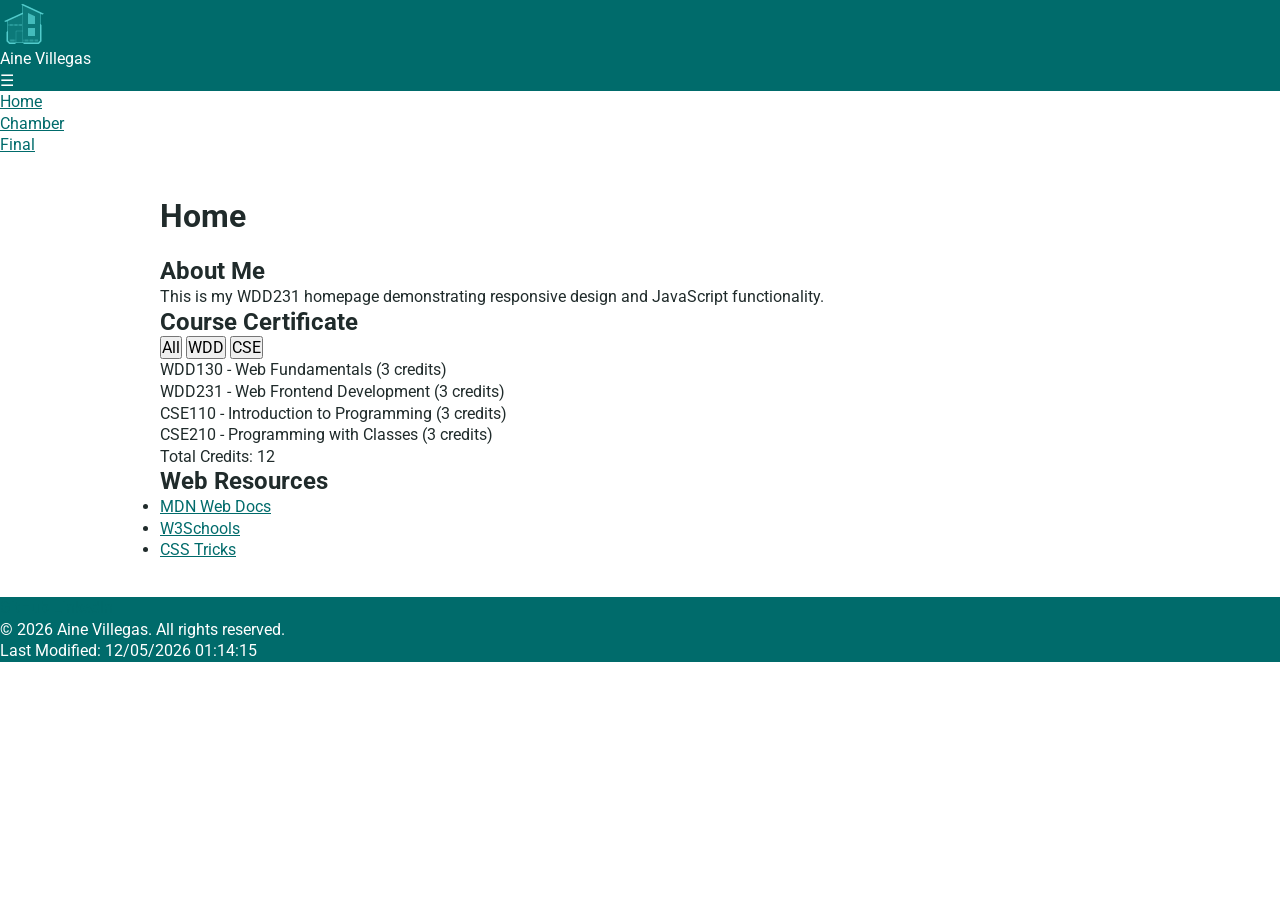
<file: index.html>
<!DOCTYPE html>
<html lang="en">

<head>
    <meta charset="UTF-8">
    <meta name="viewport" content="width=device-width, initial-scale=1.0">
    <meta name="description"
        content="This is the WDD231 home page demonstrating responsive design, JavaScript interaction, and clean web development practices.">
    <meta name="author" content="Lolilaine Curro-Villegas">
    <title>WDD231 Home</title>

    <!-- GOOGLE FONTS -->
    <link rel="preconnect" href="https://fonts.googleapis.com">
    <link rel="preconnect" href="https://fonts.gstatic.com" crossorigin>
    <link href="https://fonts.googleapis.com/css2?family=Roboto&display=swap" rel="stylesheet">

    <!-- CSS -->
    <link rel="stylesheet" href="styles/normalize.css">
    <link rel="stylesheet" href="styles/small.css">
    <link rel="stylesheet" href="styles/larger.css">

    <!-- JS -->
    <script src="scripts/navigation.js" defer></script>
    <script src="scripts/date.js" defer></script>
    <script src="scripts/course.js" defer></script>
</head>

<body>

    <!-- HEADER -->
    <header>
        <div class="header-left">
            <img src="images/home.png" alt="Site Logo">
            <span>Aine Villegas</span>
        </div>

        <div id="menu">&#9776;</div>
    </header>

    <!-- NAV -->
    <nav>
        <ul>
            <li><a href="index.html">Home</a></li>
            <li><a href="chamber/index.html">Chamber</a></li>
            <li><a href="final/index.html">Final</a></li>
        </ul>
    </nav>

    <!-- MAIN -->
    <main>
        <div>
            <h1>Home</h1>

            <section>
                <h2>About Me</h2>
                <p>This is my WDD231 homepage demonstrating responsive design and JavaScript functionality.</p>
            </section>

            <section>
                <h2>Course Certificate</h2>

                <div class="filters">
                    <button id="allBtn">All</button>
                    <button id="wddBtn">WDD</button>
                    <button id="cseBtn">CSE</button>
                </div>

                <div id="courses"></div>
                <p id="totalCredits"></p>
            </section>
        </div>

        <section>
            <h2>Web Resources</h2>
            <ul>
                <li><a href="https://developer.mozilla.org/" target="_blank">MDN Web Docs</a></li>
                <li><a href="https://www.w3schools.com/" target="_blank">W3Schools</a></li>
                <li><a href="https://css-tricks.com/" target="_blank">CSS Tricks</a></li>
            </ul>
        </section>
    </main>

    <!-- FOOTER -->
    <footer>

        <div>
            <a href="https://github.com/yourusername" target="_blank">GitHub</a>
            <a href="https://linkedin.com/in/yourprofile" target="_blank">LinkedIn</a>
        </div>

        <p>
            &copy; <span id="year"></span> Aine Villegas. All rights reserved.
        </p>

        <p id="lastModified"></p>

    </footer>

</body>

</html>
</file>
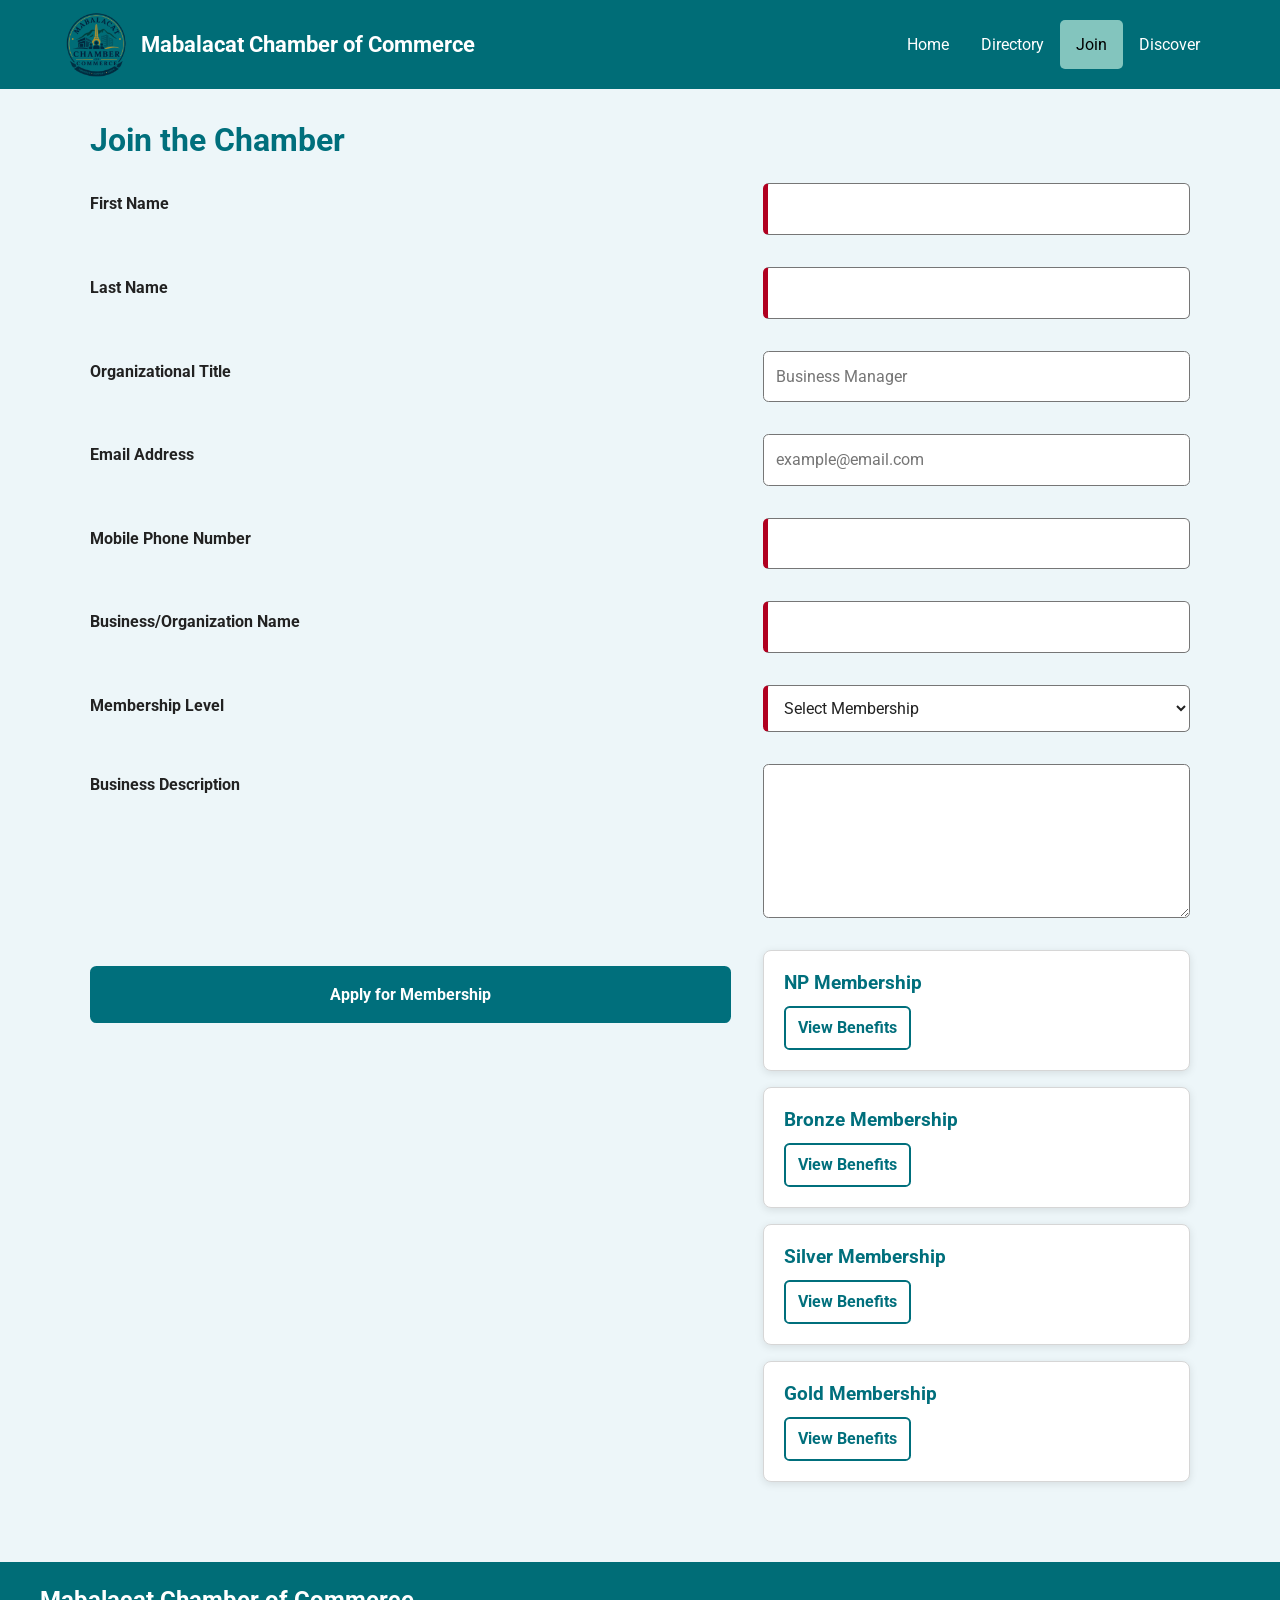
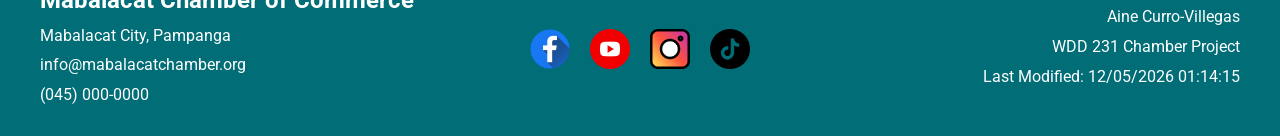
<file: chamber/join.html>
<!DOCTYPE html>
<html lang="en">

<head>
    <meta charset="UTF-8">
    <meta name="viewport" content="width=device-width, initial-scale=1.0">


    <title>Mabalacat Chamber of Commerce Directory | Join</title>


    <meta name="description"
        content="Explore the Mabalacat Chamber of Commerce business directory and connect with trusted local organizations.">
    <meta name="author" content="Lolilaine Curro-Villegas">

    <link rel="icon" type="image/x-icon" href="images/favicon.ico">

    <meta property="og:title" content="Mabalacat Chamber of Commerce Directory | Join">

    <meta property="og:description"
        content="Explore the Mabalacat Chamber of Commerce business directory featuring trusted local businesses, services, and community partners.">
    <meta property="og:image" content="https://ainevillegas.github.io/wdd231/chamber/images/chamber-og.jpg">

    <meta property="og:url" content="https://ainevillegas.github.io/wdd231/chamber/join.html">
       
    <meta property="og:type" content="website">
    <link rel="preconnect" href="https://fonts.googleapis.com">
    <link rel="preconnect" href="https://fonts.gstatic.com" crossorigin>
    <link href="https://fonts.googleapis.com/css2?family=Roboto&display=swap" rel="stylesheet">


    <link rel="stylesheet" href="styles/small.css">
    <link rel="stylesheet" href="styles/large.css">
    <link rel="stylesheet" href="styles/join.css">

    <script src="scripts/navigation.js" defer></script>
    <script src="scripts/directory.js" defer></script>
    <script src="scripts/footer.js" defer></script>
    <script src="scripts/join.js" defer></script>
   
    <form method="get" action="thankyou.html">

</head>

<body>

        <header>
            <div class="header-container">
        
                <a href="index.html" class="logo-title">
                    
        
                    <img src="images/mabalacatlogo.png" alt="Mabalacat Chamber of Commerce logo" class="logo" width="65"
                        height="65">
        
                    <span class="site-title">
                        Mabalacat Chamber of Commerce
                    </span>
        
                </a>
        
                <button id="menuButton" type="button" aria-label="Open navigation menu" aria-expanded="false"
                    aria-controls="navMenu">
                    ☰
                </button>
        
                <nav aria-label="Main navigation">
                    <ul id="navMenu">
        
                        <li>

                            <a href="index.html">
                            Home
                        </a>

                        </li>
        
                        <li>
                            <a href="directory.html">
                                Directory
                            </a>
                        </li>
        
                        <li>
                            <a href="join.html" class="active" aria-current="page">
                                Join
                            </a>
                        </li>
        
                        <li>
                            <a href="discover.html">
                                Discover
                            </a>
                        </li>
        
                    </ul>
                </nav>
        
            </div>
        </header>

    <main class="join-page">

        <h1>Join the Chamber</h1>

        <div class="join-layout">

            <form method="get" action="thankyou.html">

                <label for="fname">First Name</label>
                <input id="fname" type="text" name="fname" title="Enter your first name" autocomplete="given-name"
                    required>

                <label for="lname">Last Name</label>
                <input id="lname" type="text" name="lname" title="Enter your last name" autocomplete="family-name"
                    required>

                <label for="orgtitle">Organizational Title</label>
                <input id="orgtitle" type="text" name="orgtitle" title="Enter your organizational title"
                    autocomplete="organization-title" pattern="[A-Za-z -]{7,}" placeholder="Business Manager">

                <label for="email">Email Address</label>
                <input id="email" type="email" name="email" title="Enter a valid email address" autocomplete="email"
                    placeholder="example@email.com" required>

                <label for="phone">Mobile Phone Number</label>
                <input id="phone" type="tel" name="phone" title="Enter your mobile phone number" autocomplete="tel"
                    required>

                <label for="organization">Business/Organization Name</label>
                <input id="organization" type="text" name="organization" title="Enter your organization name"
                    autocomplete="organization" required>

                <label for="membership">Membership Level</label>
                <select id="membership" name="membership" title="Select a membership level" required>

                    <option value="">Select Membership</option>
                    <option value="np">NP Membership</option>
                    <option value="bronze">Bronze Membership</option>
                    <option value="silver">Silver Membership</option>
                    <option value="gold">Gold Membership</option>

                </select>

                <label for="description">Business Description</label>
                <textarea id="description" name="description" title="Describe your business or organization"
                    rows="5"></textarea>

                <input type="hidden" name="timestamp" id="timestamp">

                <input type="submit" value="Apply for Membership">

            </form>
        
        <section class="membership-cards">
            <div class="membership-card">
                <h2>NP Membership</h2>
                <button type="button" data-modal="npModal">View Benefits</button>
            </div>
        
            <div class="membership-card">
                <h2>Bronze Membership</h2>
                <button type="button" data-modal="bronzeModal">View Benefits</button>
            </div>
        
            <div class="membership-card">
                <h2>Silver Membership</h2>
                <button type="button" data-modal="silverModal">View Benefits</button>
            </div>
        
            <div class="membership-card">
                <h2>Gold Membership</h2>
                <button type="button" data-modal="goldModal">View Benefits</button>
            </div>
        </section>



        </div>

        <!-- MODALS -->

        <dialog id="npModal">
             <h3>NP Membership</h3>
    
             <p>Free membership for nonprofit organizations.</p>
    
            <ul>
                <li>Directory Listing</li>
             <li>Networking Events</li>
                <li>Newsletter Access</li>
             </ul>
    
             <button type="button" class="close-modal" data-modal="npModal">
             Close
         </button>
        </dialog>

        <dialog id="bronzeModal">
            <h3>Bronze Membership</h3>
        
            <ul>
                <li>All NP Benefits</li>
                <li>Business Workshops</li>
                <li>Event Invitations</li>
            </ul>
        
            <button type="button" class="close-modal" data-modal="bronzeModal">
                Close
            </button>
        </dialog>

        <dialog id="silverModal">
            <h3>Silver Membership</h3>
        
            <ul>
                <li>All Bronze Benefits</li>
                <li>Advertising Opportunities</li>
                <li>Discounted Events</li>
            </ul>
        
            <button type="button" class="close-modal" data-modal="silverModal">
                Close
            </button>
        </dialog>

        <dialog id="goldModal">
            <h3>Gold Membership</h3>
        
            <ul>
                <li>All Silver Benefits</li>
                <li>Homepage Spotlight</li>
                <li>Premium Advertising</li>
                <li>Exclusive Events</li>
            </ul>
        
            <button type="button" class="close-modal" data-modal="goldModal">
                Close
            </button>
        </dialog>

    </main>

    <footer>
    
        <div class="footer-content">
    
            <div class="footer-contact">
    
                <h2>Mabalacat Chamber of Commerce</h2>
    
                <p>Mabalacat City, Pampanga</p>
    
                <p>
                    <a href="mailto:info@mabalacatchamber.org">
                        info@mabalacatchamber.org
                    </a>
                </p>
    
                <p>
                    <a href="tel:+63450000000">
                        (045) 000-0000
                    </a>
                </p>
    
            </div>
    
            <nav class="social-links" aria-label="Social media links">

            <a href="https://www.facebook.com/" target="_blank" rel="noopener noreferrer" aria-label="Visit our Facebook page">
                <img src="images/facebook.png" alt="" width="44" height="44">
            </a>

    
                <a href="https://www.youtube.com/" target="_blank" rel="noopener noreferrer"
                    aria-label="Visit our YouTube page">
                        <img src="images/youtube.png" alt="" width="44" height="44">
    
                </a>
    
                <a href="https://www.instagram.com/" target="_blank" rel="noopener noreferrer" 
                    aria-label="Visit our Instagram page">
                        <img src="images/instagram.png" alt="" width="44" height="44">
                </a>
    
                <a href="https://www.tiktok.com/" target="_blank" rel="noopener noreferrer"
                    aria-label="Visit our TikTok page">
                        <img src="images/tiktok.png" alt="" width="44" height="44">
    
                </a>
    
            </nav>
    
            <div class="footer-project">
    
                <p>Aine Curro-Villegas</p>
                <p>WDD 231 Chamber Project</p>
                <p id="lastModified"></p>
    
            </div>
    
        </div>
    
    </footer>
</body>

</html>
</file>
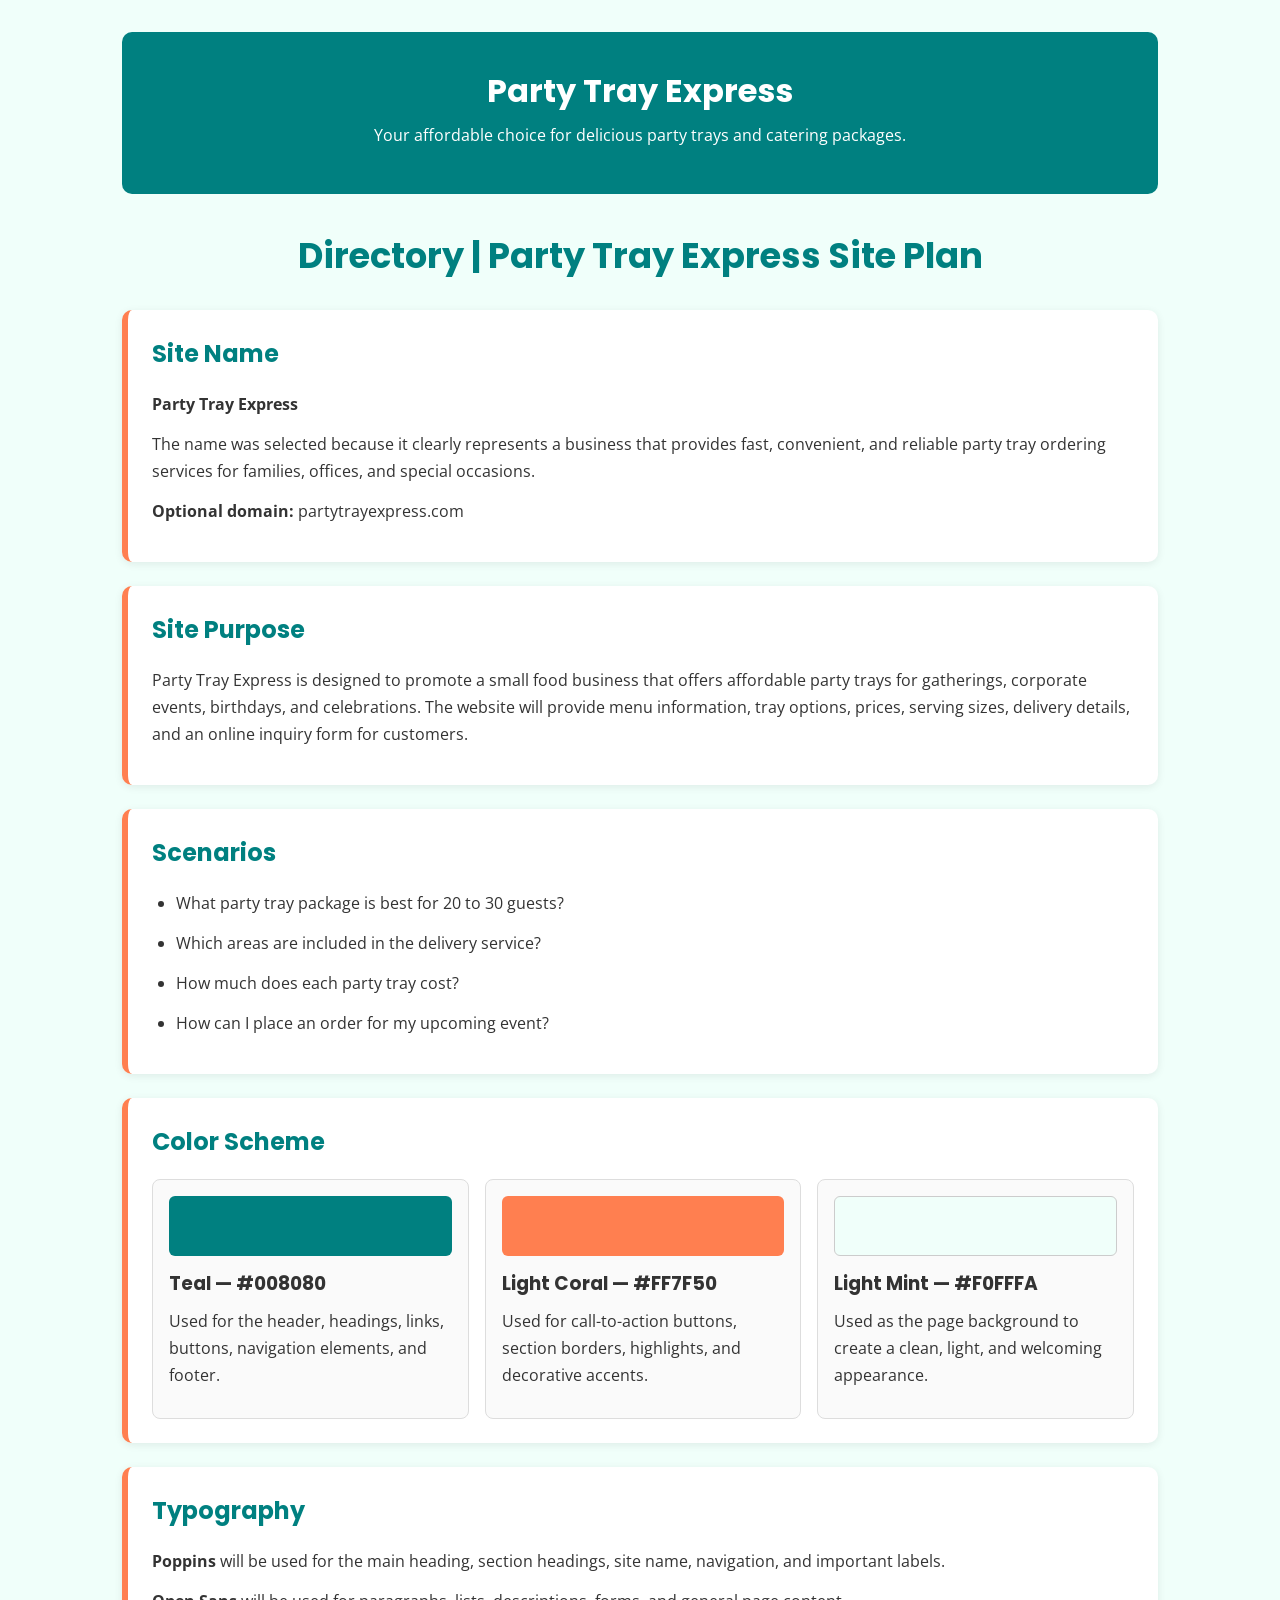
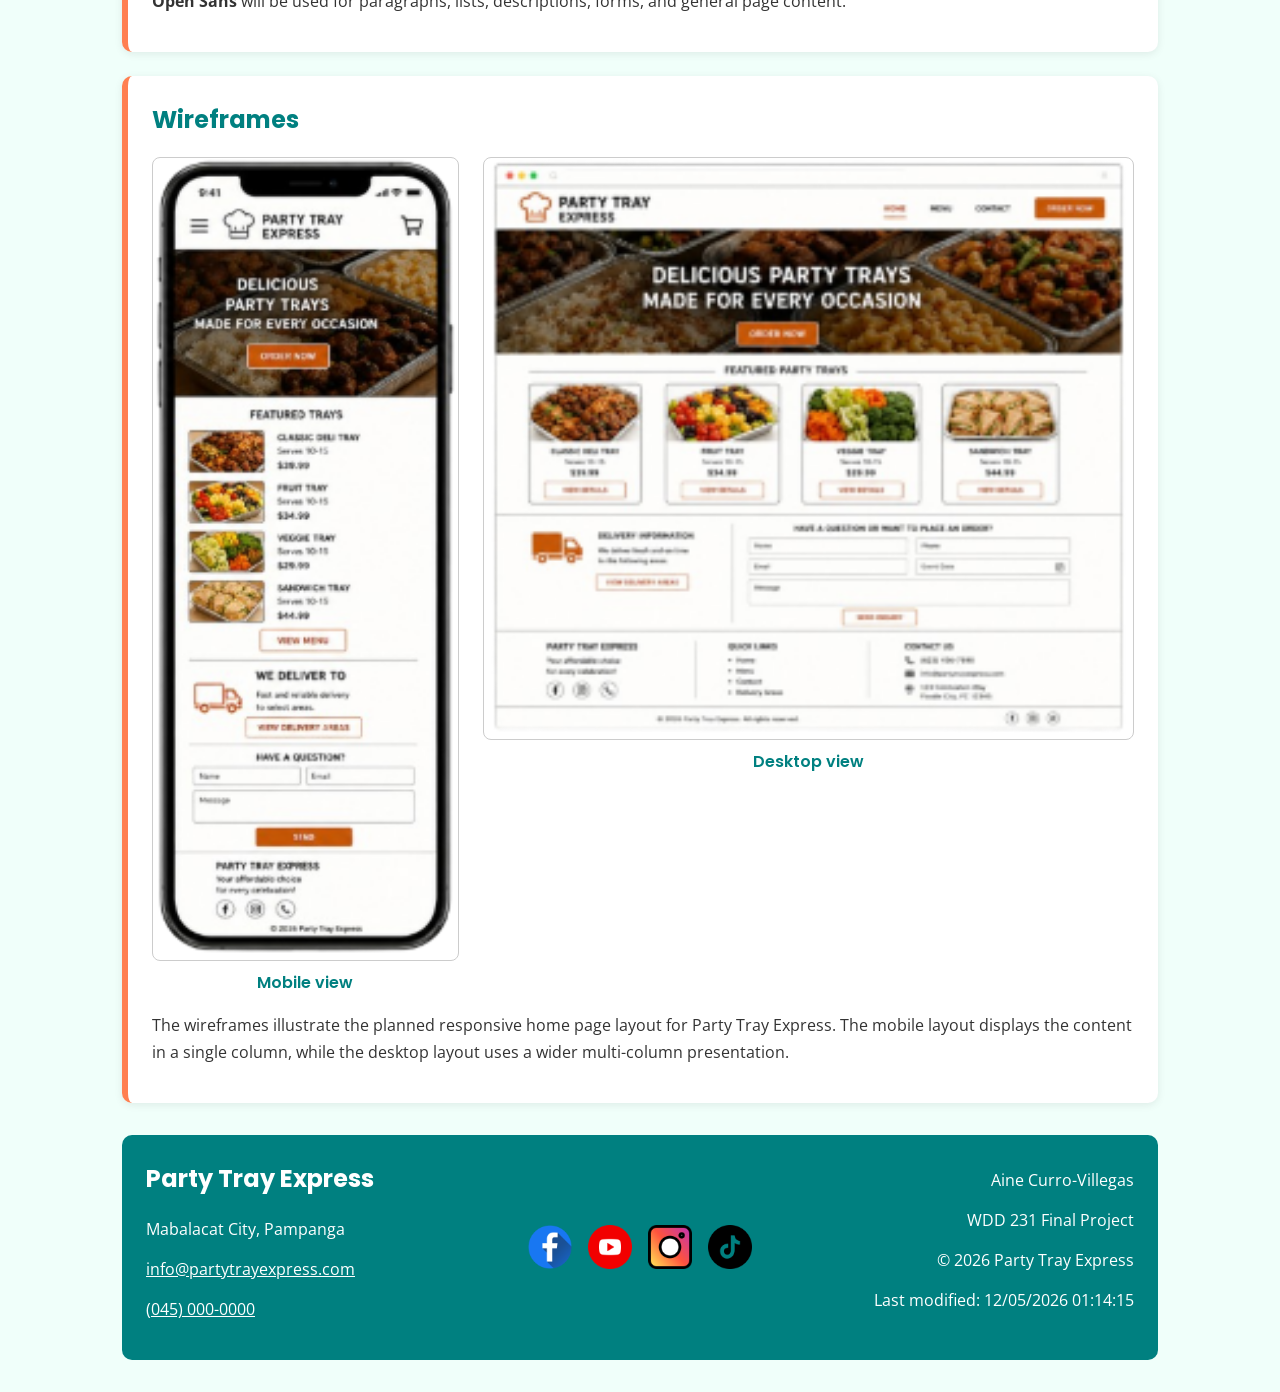
<file: chamber/siteplan.html>
<!DOCTYPE html>
<html lang="en">

<head>
    <meta charset="UTF-8">
    <meta name="viewport" content="width=device-width, initial-scale=1.0">

    <meta name="author" content="Lolilaine Curro-Villegas">
    <meta name="description"
        content="Directory and website planning document for Party Tray Express, including its purpose, audience scenarios, colors, typography, and responsive wireframes.">

    <title>Directory | Party Tray Express Site Plan</title>


    <link rel="icon" type="image/x-icon" href="images/cook.ico">

    <meta property="og:title" content="Directory | Party Tray Express Site Plan">
    <meta property="og:description"
        content="Explore the Party Tray Express site plan, including its purpose, audience scenarios, design system, typography, and responsive wireframes.">
    <meta property="og:image" content="https://ainevillegas.github.io/wdd231/chamber/images/party-tray-preview.png">    
    <meta property="og:url" content="https://ainevillegas.github.io/wdd231/final/siteplan.html">
    <meta property="og:type" content="website">

    <link rel="preconnect" href="https://fonts.googleapis.com">
    <link rel="preconnect" href="https://fonts.gstatic.com" crossorigin>
    <link
        href="https://fonts.googleapis.com/css2?family=Open+Sans:wght@400;600;700&family=Poppins:wght@500;600;700&display=swap"
        rel="stylesheet">

    <link rel="stylesheet" href="styles/siteplan.css">
    <link rel="stylesheet" href="styles/siteplan-large.css">

    <script src="scripts/siteplan.js" defer></script>
</head>

<body>

    <header>
        <p class="site-brand">Party Tray Express</p>
        <p>Your affordable choice for delicious party trays and catering packages.</p>
    </header>

    <main>

        <h1>Directory | Party Tray Express Site Plan</h1>

        <section>
            <h2>Site Name</h2>

            <p><strong>Party Tray Express</strong></p>

            <p>
                The name was selected because it clearly represents a business
                that provides fast, convenient, and reliable party tray ordering
                services for families, offices, and special occasions.
            </p>

            <p>
                <strong>Optional domain:</strong>
                partytrayexpress.com
            </p>
        </section>

        <section>
            <h2>Site Purpose</h2>

            <p>
                Party Tray Express is designed to promote a small food business
                that offers affordable party trays for gatherings, corporate
                events, birthdays, and celebrations. The website will provide
                menu information, tray options, prices, serving sizes,
                delivery details, and an online inquiry form for customers.
            </p>
        </section>

        <section>
            <h2>Scenarios</h2>

            <ul>
                <li>What party tray package is best for 20 to 30 guests?</li>
                <li>Which areas are included in the delivery service?</li>
                <li>How much does each party tray cost?</li>
                <li>How can I place an order for my upcoming event?</li>
            </ul>
        </section>

        <section>
            <h2>Color Scheme</h2>

            <div class="color-container">

                <article class="color-card">
                    <div class="color-box primary-color"></div>

                    <h3>Teal — #008080</h3>

                    <p>
                        Used for the header, headings, links, buttons,
                        navigation elements, and footer.
                    </p>
                </article>

                <article class="color-card">
                    <div class="color-box secondary-color"></div>

                    <h3>Light Coral — #FF7F50</h3>

                    <p>
                        Used for call-to-action buttons, section borders,
                        highlights, and decorative accents.
                    </p>
                </article>

                <article class="color-card">
                    <div class="color-box background-color"></div>

                    <h3>Light Mint — #F0FFFA</h3>

                    <p>
                        Used as the page background to create a clean,
                        light, and welcoming appearance.
                    </p>
                </article>

            </div>
        </section>

        <section>
            <h2>Typography</h2>

            <p>
                <strong>Poppins</strong> will be used for the main heading,
                section headings, site name, navigation, and important labels.
            </p>

            <p>
                <strong>Open Sans</strong> will be used for paragraphs,
                lists, descriptions, forms, and general page content.
            </p>
        </section>

        <section>
            <h2>Wireframes</h2>

            <div class="wireframe-container">

                <figure>
                    <img src="images/mobile.png" alt="Mobile home page wireframe for Party Tray Express" width="400"
                        height="900" loading="lazy">

                    <figcaption>Mobile view</figcaption>
                </figure>

                <figure>
                    <img src="images/desktop.png" alt="Desktop home page wireframe for Party Tray Express" width="900"
                        height="700" loading="lazy">

                    <figcaption>Desktop view</figcaption>
                </figure>

            </div>

            <p>
                The wireframes illustrate the planned responsive home page
                layout for Party Tray Express. The mobile layout displays the
                content in a single column, while the desktop layout uses a
                wider multi-column presentation.
            </p>
        </section>

    </main>

    <footer>

        <div class="footer-content">

            <div class="footer-contact">
                <h2>Party Tray Express</h2>

                <p>Mabalacat City, Pampanga</p>

                <p>
                    <a href="mailto:info@partytrayexpress.com">
                        info@partytrayexpress.com
                    </a>
                </p>

                <p>
                    <a href="tel:+63450000000">
                        (045) 000-0000
                    </a>
                </p>
            </div>

            <nav class="social-links" aria-label="Social media links">

                <a href="https://www.facebook.com/" target="_blank" rel="noopener noreferrer"
                    aria-label="Visit Party Tray Express on Facebook">
                    <img src="images/facebook.png" alt="" width="44" height="44">
                </a>

                <a href="https://www.youtube.com/" target="_blank" rel="noopener noreferrer"
                    aria-label="Visit Party Tray Express on YouTube">
                    <img src="images/youtube.png" alt="" width="44" height="44">
                </a>

                <a href="https://www.instagram.com/" target="_blank" rel="noopener noreferrer"
                    aria-label="Visit Party Tray Express on Instagram">
                    <img src="images/instagram.png" alt="" width="44" height="44">
                </a>

                <a href="https://www.tiktok.com/" target="_blank" rel="noopener noreferrer"
                    aria-label="Visit Party Tray Express on TikTok">
                    <img src="images/tiktok.png" alt="" width="44" height="44">
                </a>

            </nav>

            <div class="footer-project">
                <p>Aine Curro-Villegas</p>
                <p>WDD 231 Final Project</p>
                <p>&copy; <span id="currentYear"></span> Party Tray Express</p>
                <p id="lastModified"></p>
            </div>

        </div>

    </footer>

</body>

</html>
</file>
<file: styles/small.css>
:root {
    --primary-color: #006b6b;
    --primary-dark: #004f4f;
    --secondary-color: #f4c542;
    --secondary-dark: #dcae21;

    --background-color: #ffffff;
    --surface-color: #ffffff;
    --forecast-background: #eefafa;

    --text-color: #202b2b;
    --muted-color: #516262;
    --border-color: #008080;

    --content-width: 960px;
}

* {
    margin: 0;
    padding: 0;
    box-sizing: border-box;
}

html {
    scroll-behavior: smooth;
}

body {
    min-width: 320px;
    background-color: var(--background-color);
    color: var(--text-color);
    font-family: "Roboto", Arial, sans-serif;
    line-height: 1.35;
}

img {
    display: block;
    max-width: 100%;
    height: auto;
}

a {
    color: var(--primary-color);
}

h1,
h2,
h3,
h4 {
    line-height: 1.2;
}

/* HEADER */

header {
    width: 100%;
    background-color: var(--primary-color);
    color: #ffffff;
}

.header-container {
    display: flex;
    flex-wrap: wrap;
    align-items: center;
    justify-content: space-between;
    gap: 0.75rem;

    width: 100%;
    max-width: var(--content-width);
    margin: 0 auto;
    padding: 0.5rem 0.75rem;
}

.site-brand {
    display: flex;
    align-items: center;
    gap: 0.75rem;

    color: #ffffff;
    font-weight: 700;
    text-decoration: none;
}

.site-brand:visited {
    color: #ffffff;
}

.site-brand img {
    width: 58px;
    height: 58px;
    padding: 0.15rem;

    border: 2px solid var(--secondary-color);
    border-radius: 4px;

    background-color: #ffffff;
    object-fit: contain;
}

.site-brand span {
    color: #ffffff;
    font-size: 1rem;
}

/* MOBILE NAVIGATION */

#menuButton {
    padding: 0.4rem 0.6rem;

    border: 1px solid #ffffff;
    border-radius: 4px;

    background-color: transparent;
    color: #ffffff;

    font-size: 1.5rem;
    cursor: pointer;
}

nav {
    width: 100%;
}

#navMenu {
    display: none;
    margin: 0;
    padding: 0;
    list-style: none;
}

#navMenu.open {
    display: block;
}

#navMenu li {
    border-top: 1px solid rgba(255, 255, 255, 0.25);
}

#navMenu a {
    display: block;
    padding: 0.75rem;

    color: #ffffff;
    text-align: center;
    text-decoration: none;
}

#navMenu a:hover,
#navMenu a:focus-visible,
#navMenu a.active {
    background-color: var(--secondary-color);
    color: #111111;
}

/* MAIN */

main {
    width: 100%;
    max-width: var(--content-width);
    margin: 0 auto;
    padding: 1rem;
}

main>h1 {
    margin-bottom: 0.75rem;
    color: var(--primary-color);
    font-size: 1.7rem;
}

/* HERO */

.hero-section {
    position: relative;
    margin-bottom: 7rem;
}

.hero-section picture {
    display: block;
}

.hero-section img {
    width: 100%;
    height: 300px;

    border-radius: 4px;
    object-fit: cover;
}

.hero-callout {
    position: absolute;
    right: 50%;
    bottom: -6rem;

    width: min(88%, 350px);
    padding: 1.25rem;

    transform: translateX(50%);

    border: 1px solid var(--border-color);
    border-radius: 4px;

    background-color: #ffffff;
    text-align: center;

    box-shadow: 0 4px 12px rgba(0, 0, 0, 0.18);
}

.hero-callout h2 {
    margin-bottom: 0.6rem;
    color: var(--primary-color);
    font-size: 1.1rem;
}

.hero-callout p {
    margin-bottom: 0.9rem;
    font-size: 0.9rem;
}

.cta-button {
    display: inline-block;
    padding: 0.65rem 1.2rem;

    border-radius: 3px;

    background-color: var(--secondary-color);
    color: #111111;

    font-weight: 700;
    text-decoration: none;
}

.cta-button:hover,
.cta-button:focus-visible {
    background-color: var(--secondary-dark);
    color: #111111;
}

/* INFORMATION GRID */

.information-grid {
    display: grid;
    grid-template-columns: 1fr;
    gap: 1rem;
}

.content-card {
    padding: 1rem;

    border: 1px solid var(--border-color);
    border-radius: 4px;

    background-color: var(--surface-color);
}

.content-card>h2 {
    margin-bottom: 1rem;
    color: var(--primary-color);
    font-size: 1.2rem;
}

/* EVENTS */

.event {
    padding: 0.4rem 0 0.75rem;
}

.event+.event {
    border-top: 1px solid #cfdede;
}

.event h3 {
    margin-bottom: 0.2rem;
    color: var(--primary-color);
    font-size: 0.95rem;
}

.event p {
    margin: 0.1rem 0;
    font-size: 0.8rem;
}

/* CURRENT WEATHER */

.current-weather {
    display: grid;
    grid-template-columns: 1fr auto;
    align-items: center;
    gap: 0.75rem;
    min-height: 100px;
}

.current-weather-details {
    text-align: left;
}

.current-temperature {
    margin-bottom: 0.3rem;
    font-size: 0.95rem;
}

.current-description {
    font-size: 0.82rem;
    font-style: italic;
}

.current-weather img {
    width: 65px;
    height: 65px;
}

.forecast-heading {
    margin: 0.8rem 0;
    color: var(--primary-color);
    font-size: 1rem;
}

/* FORECAST */

.forecast-grid {
    display: grid;
    grid-template-columns: repeat(3, minmax(0, 1fr));
    gap: 0.45rem;
}

.forecast-card {
    min-width: 0;
    padding: 0.65rem 0.25rem;

    border-radius: 3px;
    background-color: var(--forecast-background);
    text-align: center;
}

.forecast-card h4 {
    margin-bottom: 0.35rem;
    color: var(--primary-dark);
    font-size: 0.8rem;
}

.forecast-card img {
    width: 42px;
    height: 42px;
    margin: 0 auto;
}

.forecast-card p {
    margin: 0.2rem 0;
    font-size: 0.7rem;
}

.forecast-temperature {
    font-weight: 700;
}

/* SPOTLIGHTS */

.spotlight-section {
    margin-top: 1.2rem;
}

.spotlight-section>h2 {
    margin-bottom: 0.75rem;
    color: var(--primary-color);
    font-size: 1.2rem;
}

.spotlight-grid {
    display: grid;
    grid-template-columns: 1fr;
    gap: 1rem;
}

.spotlight-card {
    min-width: 0;
    padding: 1rem;

    border: 1px solid var(--border-color);
    border-radius: 4px;

    background-color: #ffffff;
}

.spotlight-card-header {
    display: flex;
    align-items: center;
    gap: 0.75rem;
    margin-bottom: 0.7rem;
}

.spotlight-card img {
    width: 76px;
    height: 76px;
    padding: 0.25rem;

    border: 1px solid var(--border-color);
    object-fit: contain;
}

.membership {
    color: var(--primary-dark);
    font-size: 0.8rem;
    font-style: italic;
}

.spotlight-card h3 {
    margin-bottom: 0.55rem;
    padding-bottom: 0.35rem;

    border-bottom: 1px solid #cfdede;
    color: var(--primary-color);

    font-size: 1rem;
}

.spotlight-card p {
    margin: 0.2rem 0;
    font-size: 0.75rem;
    overflow-wrap: anywhere;
}

.spotlight-card a {
    color: var(--text-color);
    text-decoration: none;
}

/* FOOTER */

footer {
    margin-top: 1rem;
    background-color: var(--primary-color);
    color: #ffffff;
}

.footer-content {
    display: grid;
    grid-template-columns: 1fr;
    gap: 1rem;

    width: 100%;
    max-width: var(--content-width);
    margin: 0 auto;
    padding: 1rem;
}

.footer-content h2 {
    margin-bottom: 0.4rem;
    font-size: 0.9rem;
}

.footer-content p {
    margin: 0.2rem 0;
    font-size: 0.75rem;
}

.footer-contact,
.footer-project {
    text-align: center;
}

/* SOCIAL ICONS */

.social-links {
    display: flex;
    align-items: center;
    justify-content: center;
    gap: 0.65rem;
}

.social-links a {
    display: inline-flex;
    align-items: center;
    justify-content: center;

    width: 40px;
    height: 40px;

    border: 2px solid var(--secondary-color);
    border-radius: 50%;

    background-color: #ffffff;
}

.social-links img {
    width: 28px;
    height: 28px;
    object-fit: contain;
}

:focus-visible {
    outline: 3px solid var(--secondary-color);
    outline-offset: 3px;
}
</file>
<file: styles/larger.css>
@media screen and (min-width: 768px) {

    .header-container {
        flex-wrap: nowrap;
    }

    .site-brand span {
        font-size: 1.15rem;
    }

    #menuButton {
        display: none;
    }

    nav {
        display: block;
        width: auto;
        margin-left: auto;
    }

    #navMenu,
    #navMenu.open {
        display: flex;
        align-items: center;
        gap: 0.35rem;
    }

    #navMenu li {
        border: 0;
    }

    #navMenu a {
        padding: 0.7rem 1rem;
        border-radius: 3px;
    }

    main {
        padding: 1.25rem 0;
    }

    .hero-section img {
        width: 100%;
        height: 310px;
        object-fit: cover;
    }

    .hero-callout {
        width: 350px;
    }

    .information-grid {
        grid-template-columns: 1fr 1fr;
        gap: 1rem;
    }

    .spotlight-grid {
        grid-template-columns: repeat(3, minmax(0, 1fr));
        gap: 1rem;
    }

    .footer-content {
        grid-template-columns: 1fr auto 1fr;
        align-items: center;
    }

    .footer-contact {
        text-align: left;
    }

    .footer-project {
        text-align: right;
    }
}
</file>
<file: chamber/styles/small.css>
/* ---------- ROOT VARIABLES ---------- */

:root {
    --primary-color: #006d77;
    --secondary-color: #83c5be;
    --accent-color: #edf6f9;
    --dark-color: #023047;
    --text-color: #333333;
    --white: #ffffff;
    --border-color: #dce7e9;
    --error-color: #8b0000;
    --shadow-color: rgba(0, 0, 0, 0.08);
    --overlay-color: rgba(0, 75, 82, 0.92);
    --nav-border-color: rgba(255, 255, 255, 0.15);
    --social-hover-color: rgba(255, 255, 255, 0.15);
}

/* ---------- RESET ---------- */

* {
    box-sizing: border-box;
    margin: 0;
    padding: 0;
}

html {
    scroll-behavior: smooth;
}

body {
    min-height: 100vh;
    font-family: "Roboto", Arial, sans-serif;
    background-color: var(--accent-color);
    color: var(--text-color);
    line-height: 1.6;
}

/* ---------- GENERAL ELEMENTS ---------- */

img {
    display: block;
    max-width: 100%;
}

h1,
h2,
h3,
h4 {
    color: var(--primary-color);
    line-height: 1.2;
}

a {
    color: var(--primary-color);
}

a:hover {
    text-decoration: underline;
}

/* ---------- HEADER ---------- */

header {
    position: relative;
    background-color: var(--primary-color);
    color: var(--white);
}

.header-container {
    position: relative;
    display: flex;
    justify-content: space-between;
    align-items: center;
    max-width: 1200px;
    margin: 0 auto;
    padding: 0.75rem 1rem;
}

.logo-title {
    display: flex;
    align-items: center;
    gap: 0.75rem;
    color: var(--white);
    text-decoration: none;
}

.logo-title:hover {
    text-decoration: none;
}

.logo {
    width: 55px;
    height: 55px;
    object-fit: contain;
    flex-shrink: 0;
}

.site-title {
    max-width: 200px;
    color: var(--white);
    font-size: 1rem;
    font-weight: 700;
    line-height: 1.2;
}

/* ---------- MOBILE NAVIGATION ---------- */

#menuButton {
    display: block;
    padding: 0.25rem;
    border: none;
    background: none;
    color: var(--white);
    font-size: 2rem;
    line-height: 1;
    cursor: pointer;
}

header nav {
    position: absolute;
    top: 100%;
    left: 0;
    z-index: 1000;
    width: 100%;
}

#navMenu {
    display: none;
    width: 100%;
    list-style: none;
    background-color: var(--dark-color);
}

#navMenu.open {
    display: block;
}

#navMenu a {
    display: block;
    padding: 1rem;
    border-top: 1px solid var(--nav-border-color);
    color: var(--white);
    text-align: center;
    text-decoration: none;
    transition: background-color 0.3s, color 0.3s;
}

#navMenu a:hover,
#navMenu a.active {
    background-color: var(--secondary-color);
    color: #000000;
}

/* ---------- KEYBOARD FOCUS ---------- */

#menuButton:focus-visible,
#navMenu a:focus-visible,
.cta-button:focus-visible,
.social-links a:focus-visible {
    outline: 3px solid var(--secondary-color);
    outline-offset: 3px;
}

/* ---------- MAIN ---------- */

main {
    width: 100%;
    max-width: 1200px;
    margin: 0 auto;
    padding: 1rem;
}

/* ---------- HERO ---------- */

.hero {
    position: relative;
    overflow: hidden;
    margin-bottom: 1rem;
    border-radius: 10px;
}

.hero picture,
.hero picture img {
    width: 100%;
}

.hero picture img {
    height: 350px;
    object-fit: cover;
}

.hero-content {
    position: absolute;
    right: 1rem;
    bottom: 1rem;
    left: 1rem;
    max-width: 550px;
    padding: 1rem;
    border-radius: 8px;
    background-color: var(--overlay-color);
    color: var(--white);
}

.hero-content h1 {
    margin-bottom: 0.5rem;
    color: var(--white);
    font-size: 1.4rem;
}

.hero-content p {
    margin-bottom: 1rem;
}

/* ---------- CALL-TO-ACTION BUTTON ---------- */

.cta-button {
    display: inline-block;
    padding: 0.7rem 1rem;
    border: 2px solid var(--white);
    border-radius: 6px;
    background-color: var(--white);
    color: var(--primary-color);
    font-weight: 700;
    text-decoration: none;
    transition: background-color 0.3s, color 0.3s;
}

.cta-button:hover {
    background-color: var(--secondary-color);
    color: #000000;
    text-decoration: none;
}

/* ---------- CARDS ---------- */

.card {
    margin-bottom: 1rem;
    padding: 1rem;
    border: 1px solid var(--border-color);
    border-radius: 10px;
    background-color: var(--white);
    box-shadow: 0 2px 6px var(--shadow-color);
}

.card h2 {
    margin-bottom: 0.75rem;
}

.card h3 {
    margin-top: 1rem;
    margin-bottom: 0.5rem;
}

.card p {
    margin-bottom: 0.5rem;
}

.card hr {
    margin: 1rem 0;
    border: none;
    border-top: 1px solid var(--border-color);
}

/* ---------- HOME GRID ---------- */

.home-grid {
    display: grid;
    grid-template-columns: 1fr;
    gap: 1rem;
}

.home-grid>.card {
    margin-bottom: 0;
}

/* ---------- EVENTS ---------- */

.event {
    margin-bottom: 1rem;
}

.event:last-child {
    margin-bottom: 0;
}

.event h3 {
    margin-top: 0;
    margin-bottom: 0.4rem;
    color: var(--primary-color);
    font-size: 1.1rem;
}

.event p {
    margin-bottom: 0.35rem;
}

.event-date {
    color: var(--text-color);
    font-weight: 700;
}

.event-location {
    position: relative;
    padding-left: 1.25rem;
}

.event-location::before {
    position: absolute;
    left: 0;
    color: var(--primary-color);
    font-size: 0.75rem;
    content: "●";
}

/* ---------- CURRENT WEATHER ---------- */

#weather {
    padding-top: 0.5rem;
}

.current-weather {
    display: flex;
    align-items: center;
    gap: 1rem;
    margin-top: 0.5rem;
}

.weather-symbol {
    width: 75px;
    flex-shrink: 0;
    font-size: 3.5rem;
    line-height: 1;
    text-align: center;
}

.weather-details {
    flex: 1;
}

.weather-details p {
    margin-bottom: 0.25rem;
}

.current-temperature {
    color: var(--primary-color);
    font-size: 1.75rem;
    font-weight: 700;
}

.weather-error {
    color: var(--error-color);
}

/* ---------- FORECAST ---------- */

#forecast {
    display: grid;
    grid-template-columns: 1fr;
    gap: 0.75rem;
    margin-top: 1rem;
}

.forecast-card {
    padding: 0.75rem;
    border: 1px solid var(--border-color);
    border-radius: 8px;
    background-color: var(--accent-color);
    text-align: center;
}

.forecast-card h4 {
    margin-bottom: 0.25rem;
    color: var(--primary-color);
}

.forecast-card p {
    margin-bottom: 0.25rem;
}

.forecast-symbol {
    margin: 0.25rem 0;
    font-size: 2.25rem;
    line-height: 1;
}

.forecast-temperature {
    color: var(--primary-color);
    font-size: 1.2rem;
    font-weight: 700;
}

/* ---------- MEMBER SPOTLIGHTS ---------- */

.spotlight-section {
    margin-top: 1rem;
}

.spotlight-grid {
    display: grid;
    grid-template-columns: 1fr;
    gap: 1rem;
}

.spotlight-grid:empty::after {
    display: block;
    padding: 1rem;
    text-align: center;
    content: "Loading member spotlights...";
}

.spotlight-card {
    padding: 1rem;
    border: 1px solid var(--border-color);
    border-radius: 10px;
    background-color: var(--white);
    text-align: center;
}

.spotlight-card img {
    width: 100px;
    height: 100px;
    margin: 0 auto 1rem;
    object-fit: contain;
}

.spotlight-card h3 {
    margin-top: 0;
    margin-bottom: 0.5rem;
}

.spotlight-card a {
    font-weight: 700;
}

.membership-level {
    color: var(--primary-color);
    font-weight: 700;
}

.data-error {
    grid-column: 1 / -1;
    padding: 1rem;
    text-align: center;
}

/* ---------- DIRECTORY ---------- */

.view-controls {
    margin: 1rem 0;
    text-align: center;
}

.view-controls button {
    margin: 0.25rem;
    padding: 0.7rem 1rem;
    border: none;
    border-radius: 6px;
    background-color: var(--primary-color);
    color: var(--white);
    cursor: pointer;
}

.view-controls button:hover {
    background-color: var(--dark-color);
}

.grid-view {
    display: grid;
    grid-template-columns: 1fr;
    gap: 1rem;
}

.grid-view .card {
    text-align: center;
}

.grid-view img {
    max-width: 120px;
    margin: 0 auto 1rem;
}

.list-view {
    display: block;
}

.list-view .card {
    margin-bottom: 0.75rem;
}

/* ---------- FOOTER ---------- */

footer {
    margin-top: 2rem;
    padding: 1.5rem 1rem;
    background-color: var(--primary-color);
    color: var(--white);
}

.footer-content {
    display: grid;
    gap: 1.5rem;
    max-width: 1200px;
    margin: 0 auto;
}

.footer-content h2 {
    margin-bottom: 0.5rem;
    color: var(--white);
}

.footer-content p {
    margin-bottom: 0.25rem;
}

.footer-content a {
    color: var(--white);
    text-decoration: none;
}

.footer-content a:hover {
    text-decoration: underline;
}

/* ---------- SOCIAL MEDIA ---------- */

.social-links {
    position: static;
    display: flex;
    justify-content: flex-start;
    align-items: center;
    width: auto;
    gap: 0.75rem;
}

.social-links a {
    display: inline-flex;
    justify-content: center;
    align-items: center;
    width: 48px;
    height: 48px;
    border-radius: 50%;
    transition: background-color 0.2s, transform 0.2s;
}

.social-links a:hover {
    background-color: var(--social-hover-color);
    text-decoration: none;
    transform: translateY(-2px);
}

.social-links img {
    width: 40px;
    height: 40px;
    object-fit: contain;
}
</file>
<file: chamber/styles/large.css>
/* ==========================================
   TABLET AND DESKTOP VIEW
   ========================================== */

@media screen and (min-width: 768px) {

    /* ---------- HEADER ---------- */

    .header-container {
        min-height: 85px;
        padding: 0.75rem 1.5rem;
    }

    .logo {
        width: 65px;
        height: 65px;
    }

    .site-title {
        max-width: none;
        font-size: 1.2rem;
    }

    /* ---------- DESKTOP NAVIGATION ---------- */

    #menuButton {
        display: none;
    }

    header nav {
        position: static;
        width: auto;
    }

    #navMenu,
    #navMenu.open {
        display: flex;
        align-items: center;
        width: auto;
        background-color: transparent;
    }

    #navMenu li {
        display: block;
    }

    #navMenu a {
        padding: 0.75rem 1rem;
        border: none;
        border-radius: 5px;
        text-align: left;
    }

    /* ---------- MAIN ---------- */

    main {
        padding: 1.5rem;
    }

    /* ---------- HERO ---------- */

    .hero picture img {
        height: 450px;
    }

    .hero-content {
        right: auto;
        bottom: 2rem;
        left: 2rem;
        padding: 1.5rem;
    }

    .hero-content h1 {
        font-size: 2rem;
    }

    /* ---------- EVENTS AND WEATHER ---------- */

    .home-grid {
        grid-template-columns: 2fr 1fr;
        align-items: stretch;
    }

    .home-grid>.card {
        height: 100%;
    }

    /* ---------- FORECAST ---------- */

    #forecast {
        grid-template-columns: 1fr;
    }

    /* ---------- MEMBER SPOTLIGHTS ---------- */

    .spotlight-grid {
        grid-template-columns: repeat(2, 1fr);
    }

    /* ---------- DIRECTORY ---------- */

    .grid-view {
        grid-template-columns: repeat(2, 1fr);
    }

    /* ---------- FOOTER ---------- */

    .footer-content {
        grid-template-columns: 1fr auto 1fr;
        align-items: center;
    }

    .social-links {
        justify-content: center;
    }

    .footer-project {
        text-align: right;
    }
}

/* ==========================================
   LARGE DESKTOP VIEW
   ========================================== */

@media screen and (min-width: 1024px) {

    .site-title {
        font-size: 1.35rem;
    }

    .hero picture img {
        height: 500px;
    }

    .hero-content {
        max-width: 550px;
    }

    .hero-content h1 {
        font-size: 2.25rem;
    }

    .spotlight-grid {
        grid-template-columns: repeat(3, 1fr);
    }

    .grid-view {
        grid-template-columns: repeat(3, 1fr);
    }

    #forecast {
        grid-template-columns: repeat(3, 1fr);
    }

    .forecast-card {
        padding: 0.5rem;
    }
}


@media (min-width: 1025px) {

    #discover-grid {
        display: grid;
        gap: 1rem;

        grid-template-columns: repeat(4, 1fr);

        grid-template-areas:
            "card1 card1 card2 card3"
            "card4 card5 card5 card6"
            "card7 card8 card8 card8";
    }
}
</file>
<file: chamber/styles/join.css>
/* =========================
   JOIN PAGE
========================= */

.join-page {
    width: min(1100px, 92%);
    margin: 0 auto;
    padding: 2rem 0 3rem;
}

.join-page h1 {
    margin-bottom: 1.5rem;
    color: #006f7c;
    text-align: center;
}

.join-layout {
    display: grid;
    grid-template-columns: 1fr;
    gap: 2rem;
}


/* =========================
   APPLICATION FORM
========================= */

.join-layout form {
    display: grid;
    gap: 0.5rem;
    padding: 1.25rem;
    background-color: #ffffff;
    border: 1px solid #d6d6d6;
    border-radius: 0.5rem;
    box-shadow: 0 2px 8px rgb(0 0 0 / 10%);
}

.join-layout label {
    margin-top: 0.5rem;
    color: #222222;
    font-weight: 700;
}

.join-layout input,
.join-layout select,
.join-layout textarea {
    width: 100%;
    padding: 0.75rem;
    border: 1px solid #767676;
    border-radius: 0.35rem;
    background-color: #ffffff;
    color: #222222;
    font: inherit;
}

.join-layout textarea {
    min-height: 120px;
    resize: vertical;
}

.join-layout input:focus,
.join-layout select:focus,
.join-layout textarea:focus {
    outline: 3px solid #006f7c;
    outline-offset: 2px;
}

.join-layout input:required:valid,
.join-layout select:required:valid {
    border-left: 5px solid #2e7d32;
}

.join-layout input:required:invalid:not(:placeholder-shown),
.join-layout select:required:invalid {
    border-left: 5px solid #b00020;
}

.join-layout input[type="submit"] {
    margin-top: 1rem;
    padding: 0.85rem 1rem;
    border: 2px solid #006f7c;
    border-radius: 0.4rem;
    background-color: #006f7c;
    color: #ffffff;
    font-weight: 700;
    cursor: pointer;
}

.join-layout input[type="submit"]:hover {
    background-color: #004f59;
    border-color: #004f59;
}

.join-layout input[type="submit"]:focus-visible {
    outline: 3px solid #000000;
    outline-offset: 3px;
}


/* =========================
   MEMBERSHIP CARDS
========================= */

.membership-cards {
    display: grid;
    grid-template-columns: 1fr;
    gap: 1rem;
    align-content: start;
}

.membership-card {
    padding: 1.25rem;
    border: 1px solid #d6d6d6;
    border-radius: 0.5rem;
    background-color: #ffffff;
    box-shadow: 0 2px 8px rgb(0 0 0 / 10%);
    opacity: 0;
    transform: translateY(20px);
    animation: card-entry 0.6s ease forwards;
}

.membership-card:nth-child(1) {
    animation-delay: 0s;
}

.membership-card:nth-child(2) {
    animation-delay: 0.15s;
}

.membership-card:nth-child(3) {
    animation-delay: 0.3s;
}

.membership-card:nth-child(4) {
    animation-delay: 0.45s;
}

.membership-card h2 {
    margin: 0 0 0.75rem;
    color: #006f7c;
    font-size: 1.2rem;
}

.membership-card button {
    padding: 0.45rem 0.75rem;
    border: 2px solid #006f7c;
    border-radius: 0.35rem;
    background-color: #ffffff;
    color: #006f7c;
    font: inherit;
    font-weight: 700;
    cursor: pointer;
}

.membership-card button:hover {
    background-color: #006f7c;
    color: #ffffff;
}

.membership-card button:focus-visible {
    outline: 3px solid #000000;
    outline-offset: 3px;
}


/* =========================
   CARD ANIMATION
========================= */

@keyframes card-entry {
    from {
        opacity: 0;
        transform: translateY(20px);
    }

    to {
        opacity: 1;
        transform: translateY(0);
    }
}


/* =========================
   MODALS
========================= */

dialog {
    width: min(90%, 500px);
    padding: 1.5rem;
    border: none;
    border-radius: 0.6rem;
    background-color: #ffffff;
    color: #222222;
    box-shadow: 0 8px 24px rgb(0 0 0 / 25%);
}

dialog::backdrop {
    background-color: rgb(0 0 0 / 65%);
}

dialog h3 {
    margin-top: 0;
    color: #006f7c;
    font-size: 1.4rem;
}

dialog ul {
    padding-left: 1.25rem;
}

dialog li {
    margin-bottom: 0.5rem;
}

.close-modal {
    margin-top: 1rem;
    padding: 0.65rem 1rem;
    border: 2px solid #006f7c;
    border-radius: 0.35rem;
    background-color: #006f7c;
    color: #ffffff;
    font: inherit;
    font-weight: 700;
    cursor: pointer;
}

.close-modal:hover {
    background-color: #004f59;
    border-color: #004f59;
}

.close-modal:focus-visible {
    outline: 3px solid #000000;
    outline-offset: 3px;
}


/* =========================
   DESKTOP LAYOUT
========================= */

@media screen and (min-width: 768px) {
    .join-page h1 {
        text-align: left;
    }

    .join-layout {
        grid-template-columns: minmax(0, 1.5fr) minmax(260px, 1fr);
        align-items: start;
    }

    .membership-cards {
        position: sticky;
        top: 1rem;
    }
}


/* =========================
   REDUCED MOTION
========================= */

@media (prefers-reduced-motion: reduce) {
    .membership-card {
        opacity: 1;
        transform: none;
        animation: none;
    }
}
</file>
<file: chamber/styles/siteplan.css>
:root {
    --primary-color: #008080;
    --secondary-color: #ff7f50;
    --background-color: #f0fffa;
    --section-background: #ffffff;
    --text-color: #333333;
    --white: #ffffff;
    --light-gray: #dddddd;
    --card-background: #fafafa;
}

* {
    box-sizing: border-box;
    margin: 0;
    padding: 0;
}

body {
    max-width: 1100px;
    margin: 0 auto;
    padding: 1rem;
    background-color: var(--background-color);
    color: var(--text-color);
    font-family: "Open Sans", sans-serif;
    line-height: 1.7;
}

header {
    margin-bottom: 2rem;
    padding: 2rem 1rem;
    border-radius: 10px;
    background-color: var(--primary-color);
    color: var(--white);
    text-align: center;
}

.site-brand {
    margin-bottom: 0.25rem;
    font-family: "Poppins", sans-serif;
    font-size: 2rem;
    font-weight: 700;
}

main {
    width: 100%;
}

h1,
h2,
h3 {
    font-family: "Poppins", sans-serif;
}

h1 {
    margin-bottom: 1.5rem;
    color: var(--primary-color);
    font-size: 1.8rem;
    text-align: center;
}

h2 {
    margin-bottom: 1rem;
    color: var(--primary-color);
}

h3 {
    margin-bottom: 0.5rem;
}

section {
    margin-bottom: 1.5rem;
    padding: 1.5rem;
    border-left: 6px solid var(--secondary-color);
    border-radius: 10px;
    background-color: var(--section-background);
    box-shadow: 0 2px 8px rgb(0 0 0 / 8%);
}

p,
li {
    margin-bottom: 0.8rem;
}

ul {
    padding-left: 1.5rem;
}

a {
    color: inherit;
}

.color-container {
    display: flex;
    flex-direction: column;
    gap: 1rem;
    margin-top: 1rem;
}

.color-card {
    flex: 1 1 250px;
    padding: 1rem;
    border: 1px solid var(--light-gray);
    border-radius: 8px;
    background-color: var(--card-background);
}

.color-box {
    width: 100%;
    height: 60px;
    margin-bottom: 0.75rem;
    border-radius: 6px;
}

.primary-color {
    background-color: var(--primary-color);
}

.secondary-color {
    background-color: var(--secondary-color);
}

.background-color {
    border: 1px solid #cccccc;
    background-color: var(--background-color);
}

.wireframe-container {
    display: flex;
    flex-direction: column;
    gap: 1.5rem;
    align-items: center;
    margin: 1rem 0;
}

figure {
    width: 100%;
    text-align: center;
}

figure img {
    display: block;
    width: 100%;
    height: auto;
    margin: 0 auto;
    border: 1px solid #cccccc;
    border-radius: 8px;
}

figure:first-child img {
    max-width: 400px;
}

figure:last-child img {
    max-width: 900px;
}

figcaption {
    margin-top: 0.5rem;
    color: var(--primary-color);
    font-family: "Poppins", sans-serif;
    font-weight: 600;
}

footer {
    margin-top: 2rem;
    padding: 1.5rem;
    border-radius: 10px;
    background-color: var(--primary-color);
    color: var(--white);
    text-align: center;
}

footer h2 {
    color: var(--white);
}

.footer-content {
    display: flex;
    flex-direction: column;
    gap: 1.5rem;
    align-items: center;
}

.footer-contact,
.footer-project {
    width: 100%;
}

.social-links {
    display: flex;
    gap: 1rem;
    align-items: center;
    justify-content: center;
}

.social-links a {
    display: flex;
    align-items: center;
    justify-content: center;
}

.social-links img {
    display: block;
    width: 44px;
    height: 44px;
}

footer a:hover,
footer a:focus {
    color: var(--secondary-color);
}
</file>
<file: chamber/styles/siteplan-large.css>
@media screen and (min-width: 768px) {

    body {
        padding: 2rem;
    }

    h1 {
        font-size: 2.2rem;
    }

    .color-container {
        flex-direction: row;
        align-items: stretch;
    }

    .wireframe-container {
        flex-direction: row;
        align-items: flex-start;
        justify-content: center;
    }

    .wireframe-container figure:first-child {
        flex: 0 1 32%;
    }

    .wireframe-container figure:last-child {
        flex: 1 1 68%;
    }

    .footer-content {
        flex-direction: row;
        justify-content: space-between;
        align-items: center;
        text-align: left;
    }

    .footer-contact,
    .footer-project {
        flex: 1;
    }

    .footer-project {
        text-align: right;
    }
}
</file>
